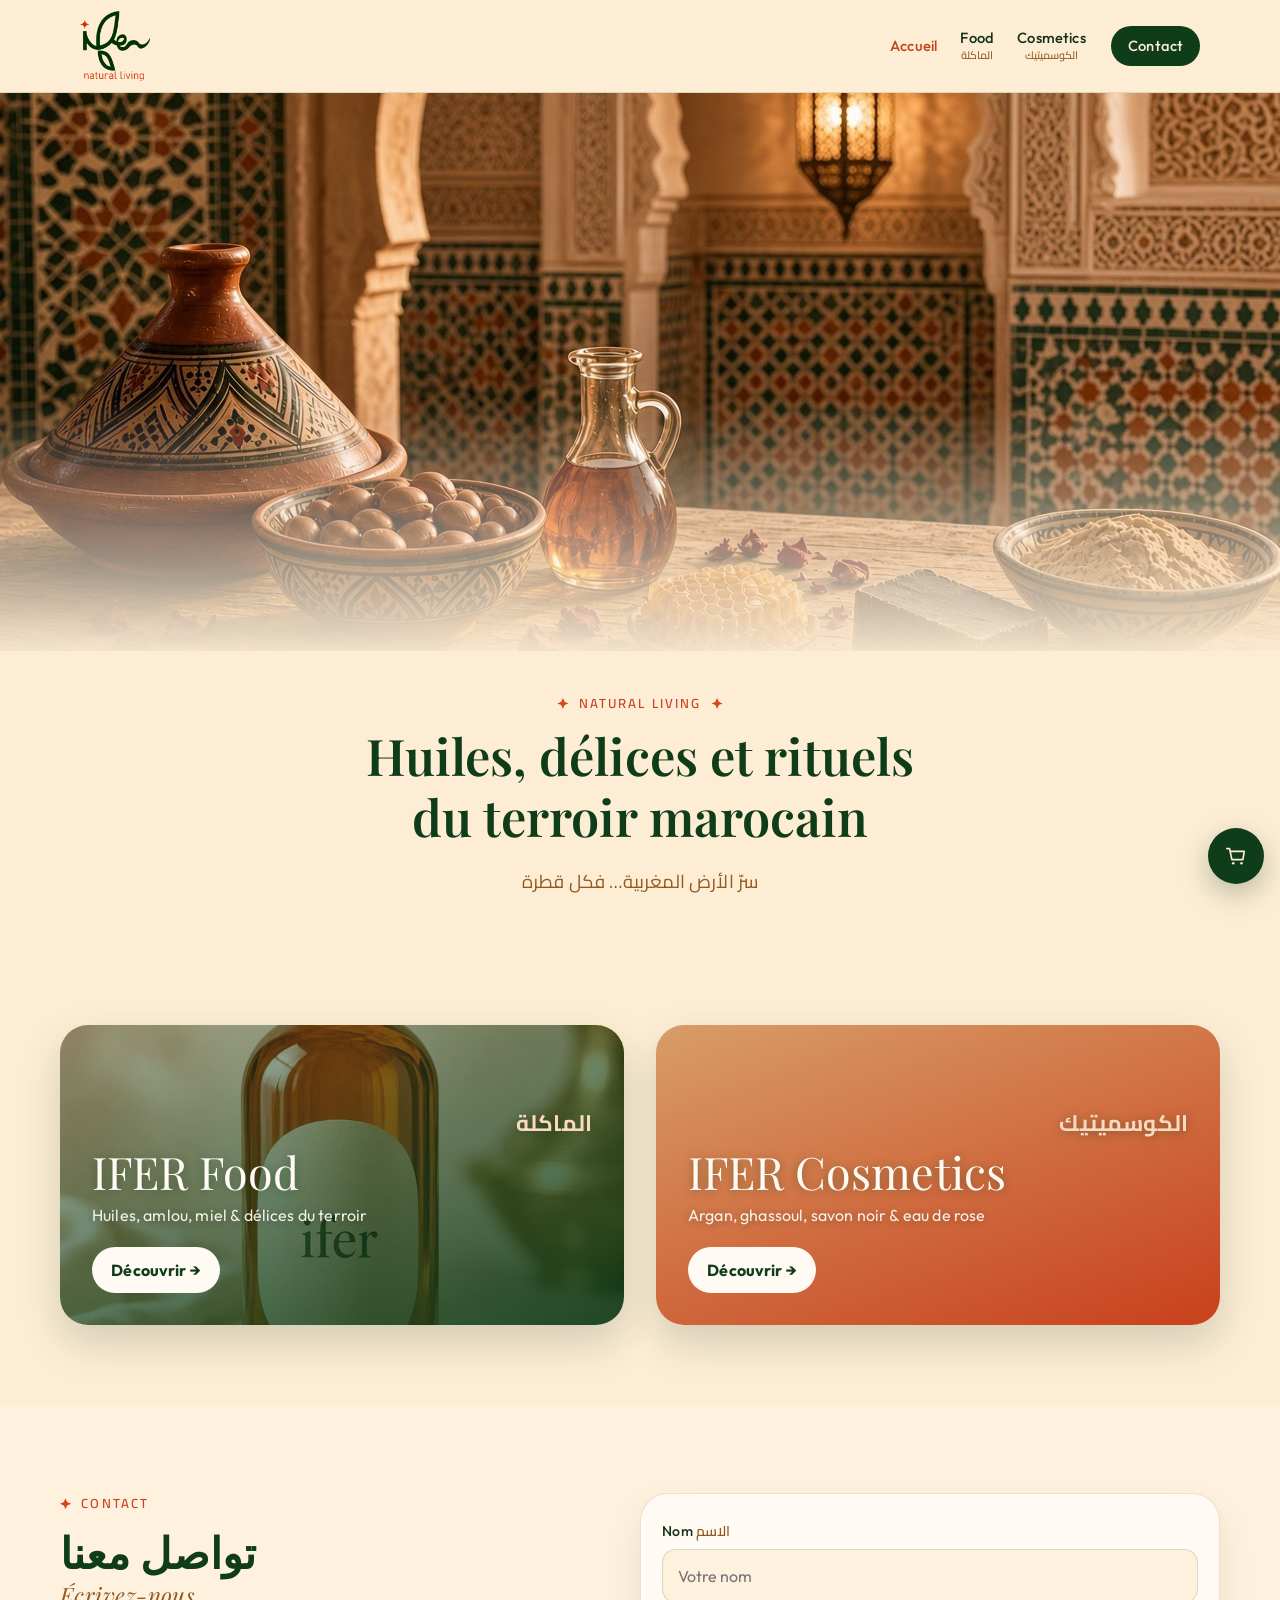
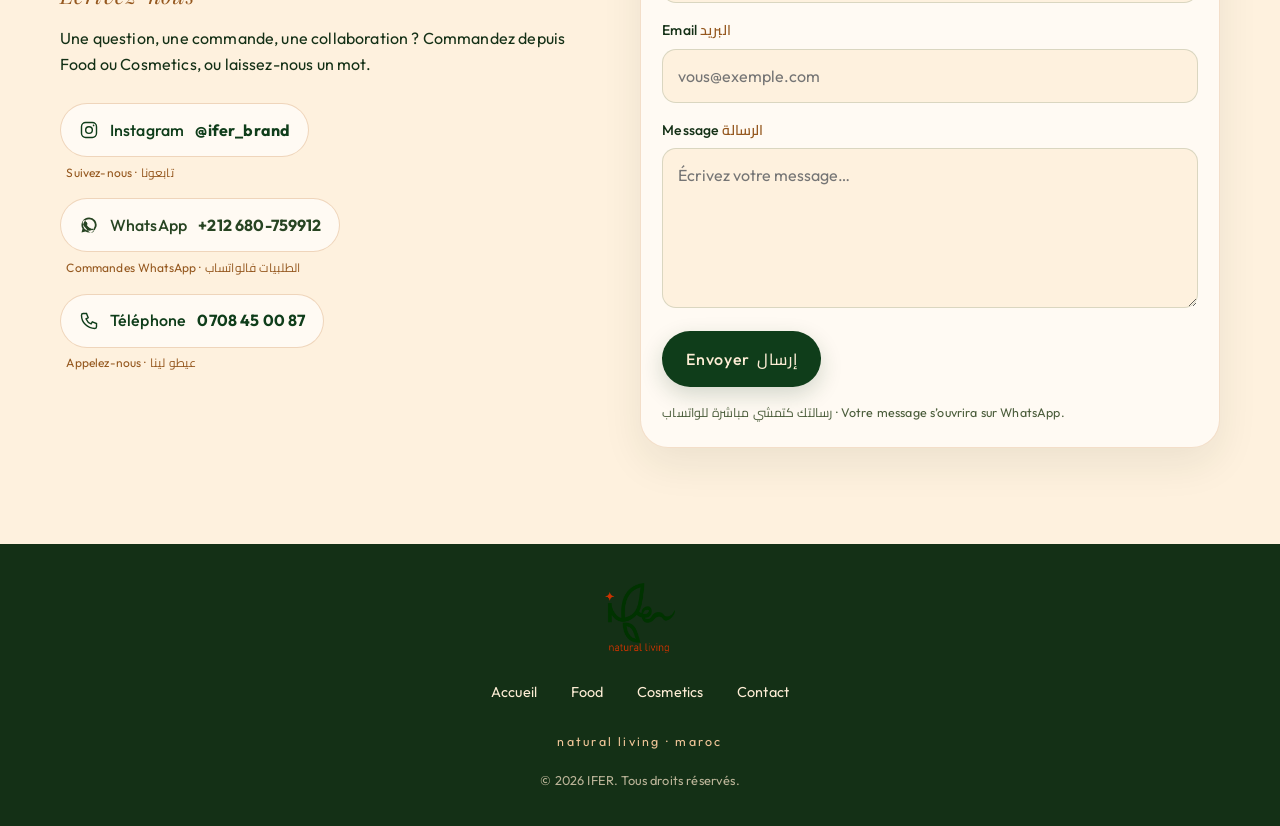
<file: index.html>
<!DOCTYPE html>
<html lang="fr">
<head>
  <meta charset="UTF-8">
  <meta name="viewport" content="width=device-width, initial-scale=1">
  <meta name="description" content="IFER — natural living. Huiles, délices et rituels du terroir marocain. Food et Cosmetics.">
  <meta name="theme-color" content="#0f3d1a">
  <title>IFER — natural living</title>
  <link rel="canonical" href="https://simoch769-netizen.github.io/ifer-site/">
  <meta property="og:type" content="website">
  <meta property="og:site_name" content="IFER">
  <meta property="og:locale" content="fr_FR">
  <meta property="og:title" content="IFER — natural living">
  <meta property="og:description" content="IFER — natural living. Huiles, délices et rituels du terroir marocain. Food et Cosmetics.">
  <meta property="og:url" content="https://simoch769-netizen.github.io/ifer-site/">
  <meta property="og:image" content="https://simoch769-netizen.github.io/ifer-site/assets/hero-heritage-v3.jpg">
  <meta name="twitter:card" content="summary_large_image">
  <meta name="twitter:title" content="IFER — natural living">
  <meta name="twitter:description" content="IFER — natural living. Huiles, délices et rituels du terroir marocain. Food et Cosmetics.">
  <meta name="twitter:image" content="https://simoch769-netizen.github.io/ifer-site/assets/hero-heritage-v3.jpg">
  <link rel="icon" type="image/png" sizes="32x32" href="assets/favicon-32.png">
  <link rel="icon" type="image/png" sizes="64x64" href="assets/favicon-64.png">
  <link rel="apple-touch-icon" href="assets/favicon-256.png">
  <link rel="preconnect" href="https://fonts.googleapis.com">
  <link rel="preconnect" href="https://fonts.gstatic.com" crossorigin>
  <link href="https://fonts.googleapis.com/css2?family=Cairo:wght@400;500;600;700&family=Outfit:wght@300;400;500;600&family=Playfair+Display:ital,wght@0,400;0,500;0,600;0,700;1,400;1,500&display=swap" rel="stylesheet">
  <link rel="stylesheet" href="styles.css?v=1794332100">
</head>
<body>
  <a class="skip-link" href="#contenu">Aller au contenu</a>

  <header class="site-header" id="top">
    <div class="header-inner">
      <a class="brand" href="index.html" aria-label="ifer natural living — accueil">
        <img src="assets/ifer-logo-512.png" width="512" height="509" alt="ifer, natural living">
      </a>
      <button class="nav-toggle" type="button" aria-expanded="false" aria-controls="site-nav" aria-label="Ouvrir le menu">
        <span></span><span></span><span></span>
      </button>
      <nav class="site-nav" id="site-nav" aria-label="Navigation principale">
        <ul>
          <li><a href="index.html" aria-current="page" class="is-active">Accueil</a></li>
          <li><a href="food.html">Food<span class="nav-sub">الماكلة</span></a></li>
          <li><a href="cosmetics.html">Cosmetics<span class="nav-sub">الكوسميتيك</span></a></li>
          <li><a href="index.html#contact" class="nav-cta">Contact</a></li>
        </ul>
      </nav>
    </div>
  </header>

  <main id="contenu">
    <section class="hero" id="accueil">
      <div class="hero-art-wrap hero-heritage reveal" role="img" aria-label="Terroir marocain : tajine, noix d'argan, huile, miel, savon noir et ghassoul devant un arc de zellige dans un riad">
        
      </div>
      <div class="hero-caption">
        <p class="eyebrow"><span class="star" aria-hidden="true"></span> natural living <span class="star" aria-hidden="true"></span></p>
        <h1>Huiles, délices et rituels<br>du terroir marocain</h1>
        <p class="hero-ar" lang="ar" dir="rtl">سرّ الأرض المغربية… فكل قطرة</p>
        
      </div>
    </section>
    <section class="choices" id="choices">
      <div class="container choices-grid">
        <a class="choice-card choice-food" href="food.html">
          <span class="choice-ar" lang="ar" dir="rtl">الماكلة</span>
          <span class="choice-title">IFER Food</span>
          <span class="choice-sub">Huiles, amlou, miel &amp; délices du terroir</span>
          <span class="choice-go">Découvrir →</span>
        </a>
        <a class="choice-card choice-cos" href="cosmetics.html">
          <span class="choice-ar" lang="ar" dir="rtl">الكوسميتيك</span>
          <span class="choice-title">IFER Cosmetics</span>
          <span class="choice-sub">Argan, ghassoul, savon noir &amp; eau de rose</span>
          <span class="choice-go">Découvrir →</span>
        </a>
      </div>
    </section>

    <section class="contact" id="contact">
      <div class="container contact-grid">
        <div class="contact-copy reveal">
          <p class="eyebrow"><span class="star" aria-hidden="true"></span> Contact</p>
          <h2>تواصل معنا <span class="h-latin">Écrivez-nous</span></h2>
          <p>Une question, une commande, une collaboration ? Commandez depuis Food ou Cosmetics, ou laissez-nous un mot.</p>
          <ul class="contact-links">
            <li>
              <a class="social-btn ig" href="https://www.instagram.com/ifer_brand/" target="_blank" rel="noopener noreferrer">
                <svg viewBox="0 0 24 24" width="20" height="20" aria-hidden="true" fill="none" stroke="currentColor" stroke-width="1.7"><rect x="3" y="3" width="18" height="18" rx="5"/><circle cx="12" cy="12" r="4"/><circle cx="17.5" cy="6.5" r="1" fill="currentColor" stroke="none"/></svg>
                Instagram <strong>@ifer_brand</strong>
              </a>
              <span class="hint">Suivez-nous · تابعونا</span>
            </li>
            <li>
              <a class="social-btn wa" href="https://wa.me/212680759912" target="_blank" rel="noopener noreferrer">
                <svg viewBox="0 0 24 24" width="20" height="20" aria-hidden="true" fill="currentColor"><path d="M12 3a9 9 0 0 0-7.8 13.5L3 21l4.7-1.2A9 9 0 1 0 12 3Zm0 2a7 7 0 0 1 5.9 10.7l-.3.4.7 2.5-2.5-.7-.4.2A7 7 0 1 1 12 5Zm-3.2 3.3c.2 0 .4 0 .6.5.2.5.7 1.7.8 1.8.1.2 0 .4-.2.6l-.3.4c-.2.2-.3.3-.1.6.2.3 1 1.6 2.2 2.6 1.5 1.2 2.7 1.6 3.1 1.8.4.1.6.1.8-.1.2-.2 1-.1 1.2 0 .10.0.1.2 1 1.1.2.4.2 1.3-.3 2.1-.5.8-1.6 1.3-2.2 1.3h-.6c-.4 0-1.2-.2-2.4-.7A12.5 12.5 0 0 1 8.2 16c-1.5-1.4-2.5-3.1-2.8-3.6-.3-.5-.9-1.8-.9-3 0-1.2.6-2.3 1.1-2.7.3-.3.8-.4 1.2-.4Z"/></svg>
                WhatsApp <strong dir="ltr">+212 680-759912</strong>
              </a>
              <span class="hint">Commandes WhatsApp · الطلبيات فالواتساب</span>
            </li>
            <li>
              <a class="social-btn tel" href="tel:+212708450087">
                <svg viewBox="0 0 24 24" width="20" height="20" aria-hidden="true" fill="none" stroke="currentColor" stroke-width="1.7"><path d="M5 3h4l2 5-2.5 1.5a11 11 0 0 0 6 6L16 13l5 2v4a2 2 0 0 1-2 2A16 16 0 0 1 3 5a2 2 0 0 1 2-2Z"/></svg>
                Téléphone <strong dir="ltr">0708 45 00 87</strong>
              </a>
              <span class="hint">Appelez-nous · عيطو لينا</span>
            </li>
          </ul>
        </div>

        <form class="contact-form reveal" id="contact-form" novalidate>
          <div class="field">
            <label for="nom">Nom <span lang="ar">الاسم</span></label>
            <input type="text" id="nom" name="nom" autocomplete="name" placeholder="Votre nom" required>
          </div>
          <div class="field">
            <label for="email">Email <span lang="ar">البريد</span></label>
            <input type="email" id="email" name="email" autocomplete="email" placeholder="vous@exemple.com">
          </div>
          <div class="field">
            <label for="message">Message <span lang="ar">الرسالة</span></label>
            <textarea id="message" name="message" rows="5" placeholder="Écrivez votre message…" required></textarea>
          </div>
          <button class="btn btn-green" type="submit">Envoyer <span lang="ar">إرسال</span></button>
          <p class="form-error" id="contact-error" hidden>المرجو تعمير الاسم والرسالة.</p>
          <p class="form-note">رسالتك كتمشي مباشرة للواتساب · Votre message s’ouvrira sur WhatsApp.</p>
          <p class="form-success" id="form-success" hidden>شكراً. Merci — votre message a bien été préparé. Ouverture de WhatsApp…</p>
        </form>
      </div>
    </section>
  </main>

  <footer class="site-footer">
    <div class="container footer-inner">
      <a class="brand footer-brand" href="index.html">
        <img src="assets/ifer-logo-512.png" width="512" height="509" alt="ifer, natural living">
      </a>
      <nav aria-label="Pied de page">
        <a href="index.html">Accueil</a>
        <a href="food.html">Food</a>
        <a href="cosmetics.html">Cosmetics</a>
        <a href="index.html#contact">Contact</a>
      </nav>
      <p class="footer-tag">natural living · Maroc</p>
      <p class="copyright">© <span id="year">2026</span> IFER. Tous droits réservés.</p>
    </div>
  </footer>

  <script src="script.js?v=1794332100"></script>
</body>
</html>
</file>
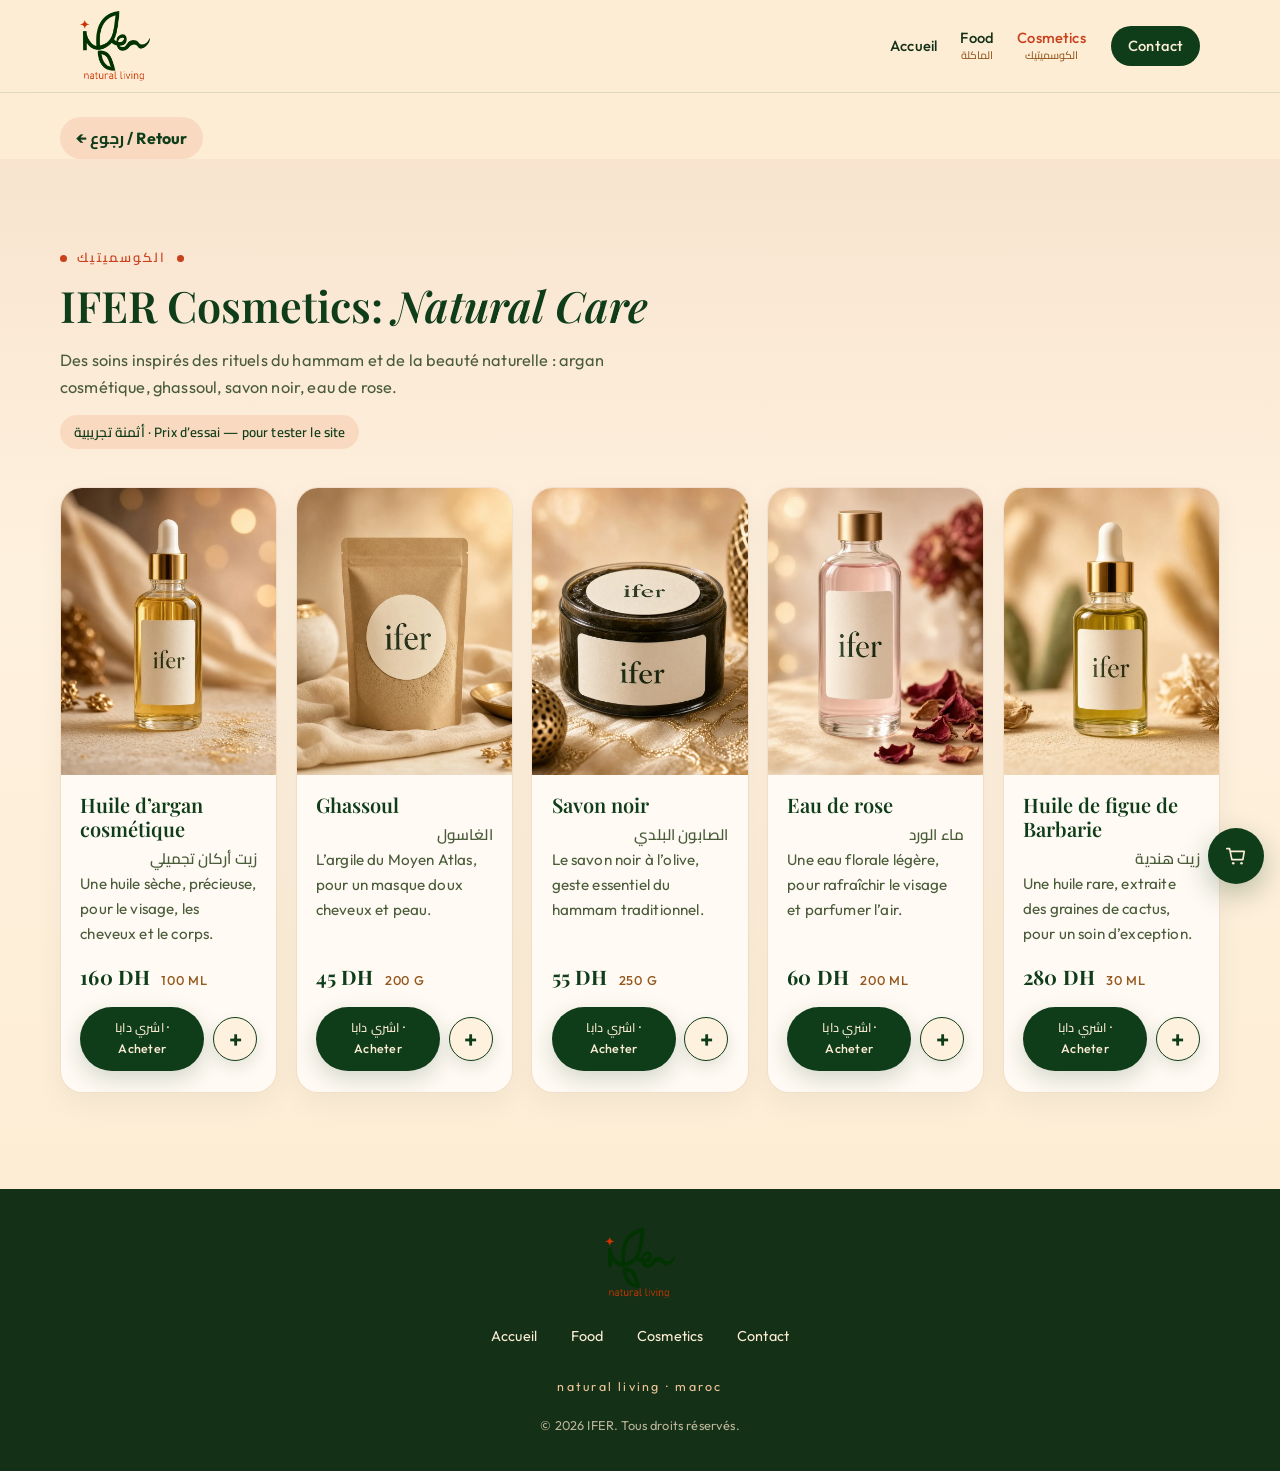
<file: cosmetics.html>
<!DOCTYPE html>
<html lang="fr">
<head>
  <meta charset="UTF-8">
  <meta name="viewport" content="width=device-width, initial-scale=1">
  <meta name="description" content="IFER Cosmetics — argan, ghassoul, savon noir, eau de rose et huile de figue de Barbarie. Commandez via WhatsApp.">
  <meta name="theme-color" content="#0f3d1a">
  <title>IFER Cosmetics — الكوسميتيك</title>
  <link rel="canonical" href="https://simoch769-netizen.github.io/ifer-site/cosmetics.html">
  <meta property="og:type" content="website">
  <meta property="og:site_name" content="IFER">
  <meta property="og:locale" content="fr_FR">
  <meta property="og:title" content="IFER Cosmetics — الكوسميتيك">
  <meta property="og:description" content="IFER Cosmetics — argan, ghassoul, savon noir, eau de rose et huile de figue de Barbarie. Commandez via WhatsApp.">
  <meta property="og:url" content="https://simoch769-netizen.github.io/ifer-site/cosmetics.html">
  <meta property="og:image" content="https://simoch769-netizen.github.io/ifer-site/assets/hero-heritage-v3.jpg">
  <meta name="twitter:card" content="summary_large_image">
  <meta name="twitter:title" content="IFER Cosmetics — الكوسميتيك">
  <meta name="twitter:description" content="IFER Cosmetics — argan, ghassoul, savon noir, eau de rose et huile de figue de Barbarie. Commandez via WhatsApp.">
  <meta name="twitter:image" content="https://simoch769-netizen.github.io/ifer-site/assets/hero-heritage-v3.jpg">
  <link rel="icon" type="image/png" sizes="32x32" href="assets/favicon-32.png">
  <link rel="icon" type="image/png" sizes="64x64" href="assets/favicon-64.png">
  <link rel="apple-touch-icon" href="assets/favicon-256.png">
  <link rel="preconnect" href="https://fonts.googleapis.com">
  <link rel="preconnect" href="https://fonts.gstatic.com" crossorigin>
  <link href="https://fonts.googleapis.com/css2?family=Cairo:wght@400;500;600;700&family=Outfit:wght@300;400;500;600&family=Playfair+Display:ital,wght@0,400;0,500;0,600;0,700;1,400;1,500&display=swap" rel="stylesheet">
  <link rel="stylesheet" href="styles.css?v=1794332100">
</head>
<body>
  <a class="skip-link" href="#contenu">Aller au contenu</a>

  <header class="site-header" id="top">
    <div class="header-inner">
      <a class="brand" href="index.html" aria-label="ifer natural living — accueil">
        <img src="assets/ifer-logo-512.png" width="512" height="509" alt="ifer, natural living">
      </a>
      <button class="nav-toggle" type="button" aria-expanded="false" aria-controls="site-nav" aria-label="Ouvrir le menu">
        <span></span><span></span><span></span>
      </button>
      <nav class="site-nav" id="site-nav" aria-label="Navigation principale">
        <ul>
          <li><a href="index.html">Accueil</a></li>
          <li><a href="food.html">Food<span class="nav-sub">الماكلة</span></a></li>
          <li><a href="cosmetics.html" aria-current="page" class="is-active">Cosmetics<span class="nav-sub">الكوسميتيك</span></a></li>
          <li><a href="index.html#contact" class="nav-cta">Contact</a></li>
        </ul>
      </nav>
    </div>
  </header>

  <main id="contenu">
<div class="container back-wrap"><a class="back-link" href="index.html">← رجوع / Retour</a></div>
    <section class="products cosmetics" id="cosmetics">
      <div class="container">
        <header class="section-head reveal">
          <p class="eyebrow"><span class="dot" aria-hidden="true"></span> الكوسميتيك <span class="dot" aria-hidden="true"></span></p>
          <h2>IFER Cosmetics: <em>Natural Care</em></h2>
          <p class="section-lead">Des soins inspirés des rituels du hammam et de la beauté naturelle : argan cosmétique, ghassoul, savon noir, eau de rose.</p>
          <p class="test-prices-note">أثمنة تجريبية · Prix d’essai — pour tester le site</p>
        </header>

        <div class="card-grid card-grid-5">
          <article class="product-card reveal" data-id="argan-cosmetique" data-name="Huile d’argan cosmétique" data-name-ar="زيت أركان تجميلي" data-price="160" data-size="100 ml" data-img="assets/products/argan-cosmetique.webp">
            <div class="product-photo">
              <picture>
                <source type="image/webp" srcset="assets/products/argan-cosmetique.webp">
                <img loading="eager" decoding="async" src="assets/products/argan-cosmetique.jpg" width="800" height="1066" alt="Huile d’argan cosmétique ifer, 100 ml">
              </picture>
            </div>
            <div class="card-body">
              <h3>Huile d’argan cosmétique</h3>
              <p class="ar-name" lang="ar" dir="rtl">زيت أركان تجميلي</p>
              <p>Une huile sèche, précieuse, pour le visage, les cheveux et le corps.</p>
              <p class="price"><strong>160 DH</strong> <span class="size">100 ml</span></p>
              <div class="buy-row">
                <button type="button" class="btn btn-green btn-buy">اشري دابا · Acheter</button>
                <button type="button" class="btn-plus" aria-label="زيد للسلة / Ajouter au panier">+</button>
              </div>
            </div>
          </article>

          <article class="product-card reveal" data-id="ghassoul" data-name="Ghassoul" data-name-ar="الغاسول" data-price="45" data-size="200 g" data-img="assets/products/ghassoul.webp">
            <div class="product-photo">
              <picture>
                <source type="image/webp" srcset="assets/products/ghassoul.webp">
                <img loading="lazy" decoding="async" src="assets/products/ghassoul.jpg" width="800" height="1066" alt="Sachet de ghassoul ifer, 200 g">
              </picture>
            </div>
            <div class="card-body">
              <h3>Ghassoul</h3>
              <p class="ar-name" lang="ar" dir="rtl">الغاسول</p>
              <p>L’argile du Moyen Atlas, pour un masque doux cheveux et peau.</p>
              <p class="price"><strong>45 DH</strong> <span class="size">200 g</span></p>
              <div class="buy-row">
                <button type="button" class="btn btn-green btn-buy">اشري دابا · Acheter</button>
                <button type="button" class="btn-plus" aria-label="زيد للسلة / Ajouter au panier">+</button>
              </div>
            </div>
          </article>

          <article class="product-card reveal" data-id="savon-noir" data-name="Savon noir" data-name-ar="الصابون البلدي" data-price="55" data-size="250 g" data-img="assets/products/savon-noir.webp">
            <div class="product-photo">
              <picture>
                <source type="image/webp" srcset="assets/products/savon-noir.webp">
                <img loading="lazy" decoding="async" src="assets/products/savon-noir.jpg" width="800" height="1066" alt="Pot de savon noir ifer, 250 g">
              </picture>
            </div>
            <div class="card-body">
              <h3>Savon noir</h3>
              <p class="ar-name" lang="ar" dir="rtl">الصابون البلدي</p>
              <p>Le savon noir à l’olive, geste essentiel du hammam traditionnel.</p>
              <p class="price"><strong>55 DH</strong> <span class="size">250 g</span></p>
              <div class="buy-row">
                <button type="button" class="btn btn-green btn-buy">اشري دابا · Acheter</button>
                <button type="button" class="btn-plus" aria-label="زيد للسلة / Ajouter au panier">+</button>
              </div>
            </div>
          </article>

          <article class="product-card reveal" data-id="eau-rose" data-name="Eau de rose" data-name-ar="ماء الورد" data-price="60" data-size="200 ml" data-img="assets/products/eau-rose.webp">
            <div class="product-photo">
              <picture>
                <source type="image/webp" srcset="assets/products/eau-rose.webp">
                <img loading="lazy" decoding="async" src="assets/products/eau-rose.jpg" width="800" height="1066" alt="Bouteille d’eau de rose ifer, 200 ml">
              </picture>
            </div>
            <div class="card-body">
              <h3>Eau de rose</h3>
              <p class="ar-name" lang="ar" dir="rtl">ماء الورد</p>
              <p>Une eau florale légère, pour rafraîchir le visage et parfumer l’air.</p>
              <p class="price"><strong>60 DH</strong> <span class="size">200 ml</span></p>
              <div class="buy-row">
                <button type="button" class="btn btn-green btn-buy">اشري دابا · Acheter</button>
                <button type="button" class="btn-plus" aria-label="زيد للسلة / Ajouter au panier">+</button>
              </div>
            </div>
          </article>

          <article class="product-card reveal" data-id="figue-barbarie" data-name="Huile de figue de Barbarie" data-name-ar="زيت هندية" data-price="280" data-size="30 ml" data-img="assets/products/figue-barbarie.webp">
            <div class="product-photo">
              <picture>
                <source type="image/webp" srcset="assets/products/figue-barbarie.webp">
                <img loading="lazy" decoding="async" src="assets/products/figue-barbarie.jpg" width="800" height="1066" alt="Huile de figue de Barbarie ifer, 30 ml">
              </picture>
            </div>
            <div class="card-body">
              <h3>Huile de figue de Barbarie</h3>
              <p class="ar-name" lang="ar" dir="rtl">زيت هندية</p>
              <p>Une huile rare, extraite des graines de cactus, pour un soin d’exception.</p>
              <p class="price"><strong>280 DH</strong> <span class="size">30 ml</span></p>
              <div class="buy-row">
                <button type="button" class="btn btn-green btn-buy">اشري دابا · Acheter</button>
                <button type="button" class="btn-plus" aria-label="زيد للسلة / Ajouter au panier">+</button>
              </div>
            </div>
          </article>
        </div>
      </div>
    </section>
  </main>

  <footer class="site-footer">
    <div class="container footer-inner">
      <a class="brand footer-brand" href="index.html">
        <img src="assets/ifer-logo-512.png" width="512" height="509" alt="ifer, natural living">
      </a>
      <nav aria-label="Pied de page">
        <a href="index.html">Accueil</a>
        <a href="food.html">Food</a>
        <a href="cosmetics.html">Cosmetics</a>
        <a href="index.html#contact">Contact</a>
      </nav>
      <p class="footer-tag">natural living · Maroc</p>
      <p class="copyright">© <span id="year">2026</span> IFER. Tous droits réservés.</p>
    </div>
  </footer>

  <script src="script.js?v=1794332100"></script>
</body>
</html>
</file>
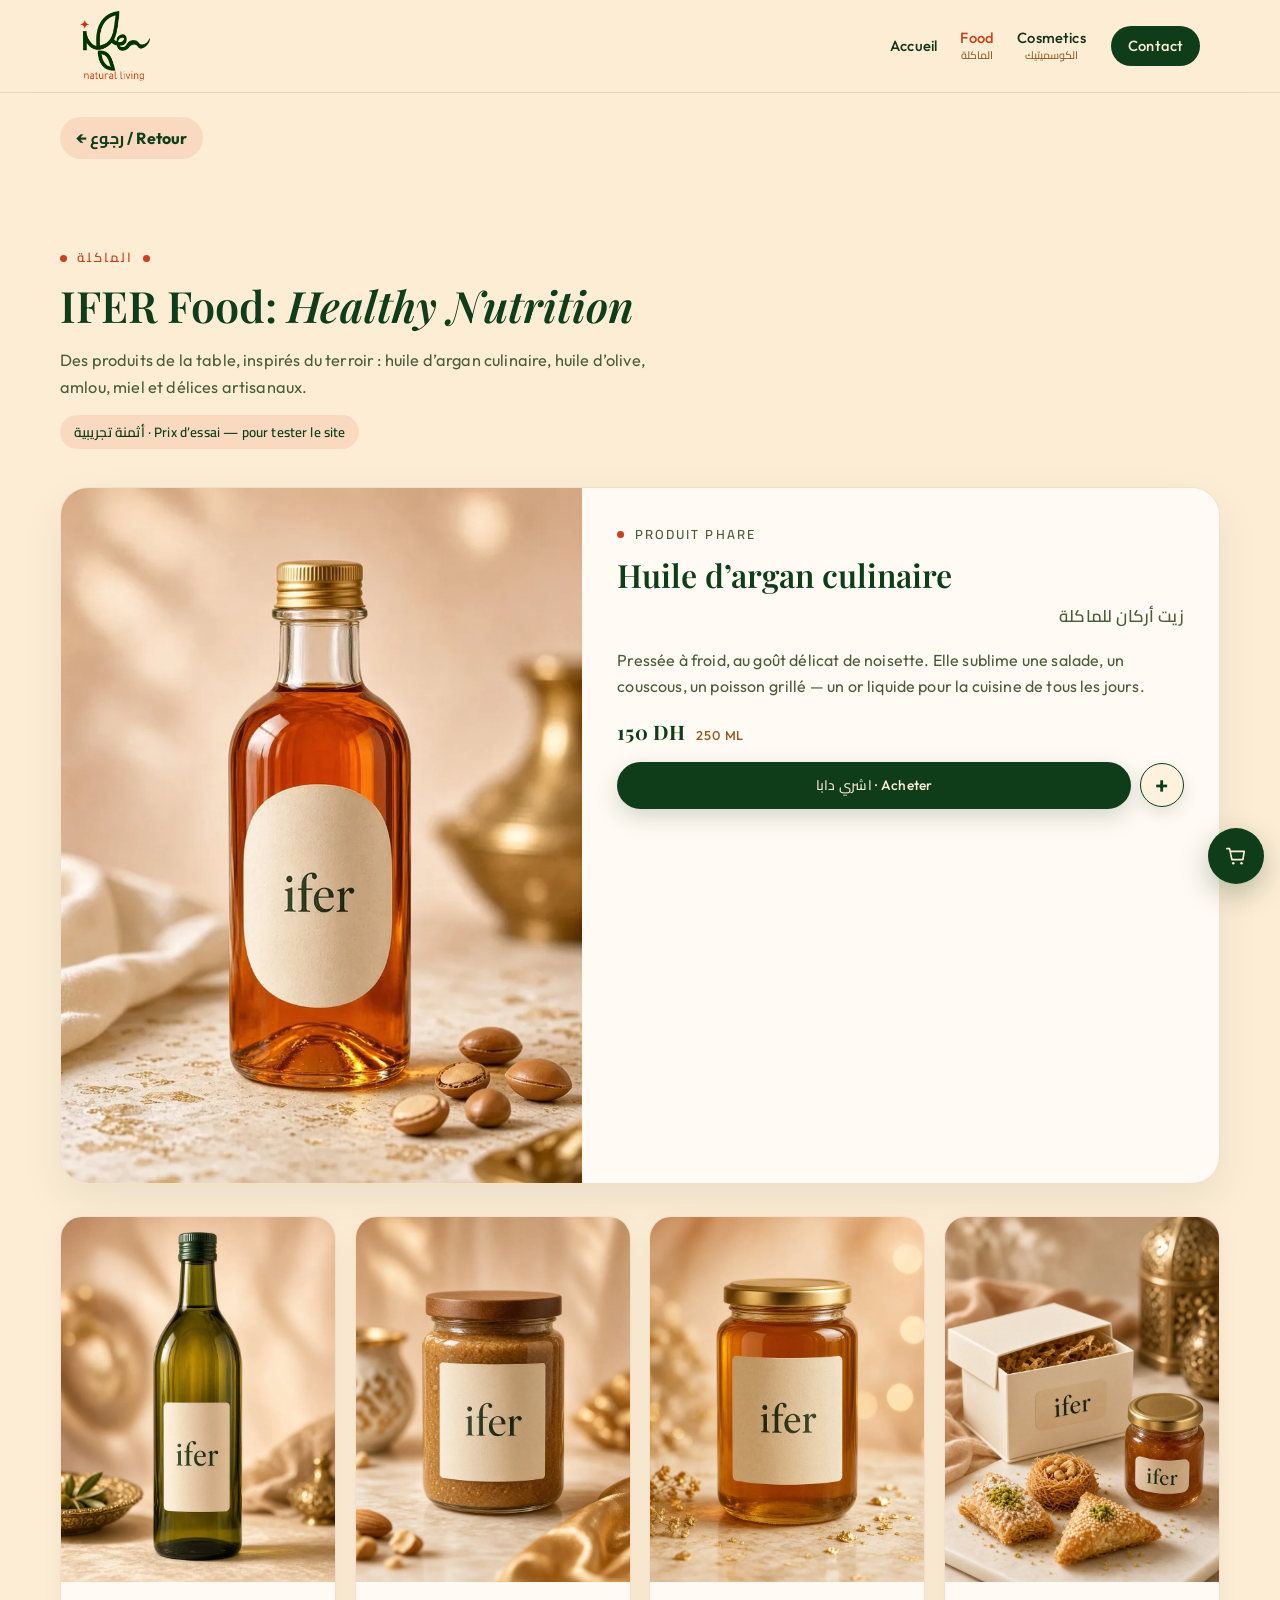
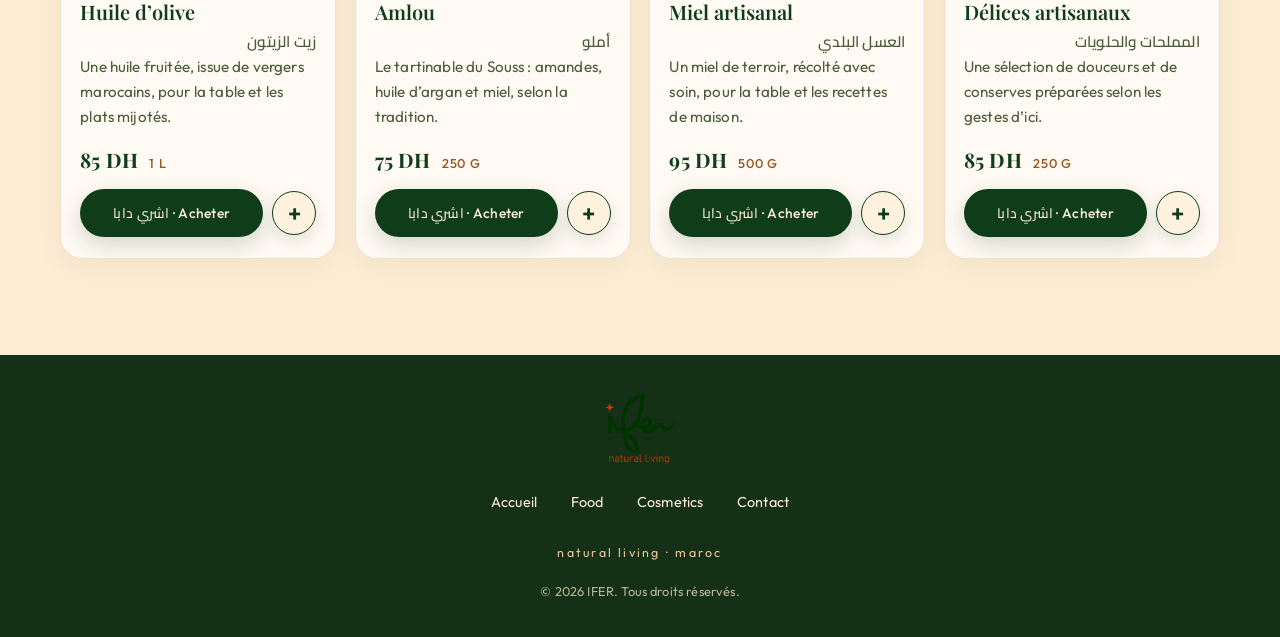
<file: food.html>
<!DOCTYPE html>
<html lang="fr">
<head>
  <meta charset="UTF-8">
  <meta name="viewport" content="width=device-width, initial-scale=1">
  <meta name="description" content="IFER Food — huiles, amlou, miel et délices du terroir marocain. Commandez via WhatsApp.">
  <meta name="theme-color" content="#0f3d1a">
  <title>IFER Food — الماكلة</title>
  <link rel="canonical" href="https://simoch769-netizen.github.io/ifer-site/food.html">
  <meta property="og:type" content="website">
  <meta property="og:site_name" content="IFER">
  <meta property="og:locale" content="fr_FR">
  <meta property="og:title" content="IFER Food — الماكلة">
  <meta property="og:description" content="IFER Food — huiles, amlou, miel et délices du terroir marocain. Commandez via WhatsApp.">
  <meta property="og:url" content="https://simoch769-netizen.github.io/ifer-site/food.html">
  <meta property="og:image" content="https://simoch769-netizen.github.io/ifer-site/assets/hero-heritage-v3.jpg">
  <meta name="twitter:card" content="summary_large_image">
  <meta name="twitter:title" content="IFER Food — الماكلة">
  <meta name="twitter:description" content="IFER Food — huiles, amlou, miel et délices du terroir marocain. Commandez via WhatsApp.">
  <meta name="twitter:image" content="https://simoch769-netizen.github.io/ifer-site/assets/hero-heritage-v3.jpg">
  <link rel="icon" type="image/png" sizes="32x32" href="assets/favicon-32.png">
  <link rel="icon" type="image/png" sizes="64x64" href="assets/favicon-64.png">
  <link rel="apple-touch-icon" href="assets/favicon-256.png">
  <link rel="preconnect" href="https://fonts.googleapis.com">
  <link rel="preconnect" href="https://fonts.gstatic.com" crossorigin>
  <link href="https://fonts.googleapis.com/css2?family=Cairo:wght@400;500;600;700&family=Outfit:wght@300;400;500;600&family=Playfair+Display:ital,wght@0,400;0,500;0,600;0,700;1,400;1,500&display=swap" rel="stylesheet">
  <link rel="stylesheet" href="styles.css?v=1794332100">
</head>
<body>
  <a class="skip-link" href="#contenu">Aller au contenu</a>

  <header class="site-header" id="top">
    <div class="header-inner">
      <a class="brand" href="index.html" aria-label="ifer natural living — accueil">
        <img src="assets/ifer-logo-512.png" width="512" height="509" alt="ifer, natural living">
      </a>
      <button class="nav-toggle" type="button" aria-expanded="false" aria-controls="site-nav" aria-label="Ouvrir le menu">
        <span></span><span></span><span></span>
      </button>
      <nav class="site-nav" id="site-nav" aria-label="Navigation principale">
        <ul>
          <li><a href="index.html">Accueil</a></li>
          <li><a href="food.html" aria-current="page" class="is-active">Food<span class="nav-sub">الماكلة</span></a></li>
          <li><a href="cosmetics.html">Cosmetics<span class="nav-sub">الكوسميتيك</span></a></li>
          <li><a href="index.html#contact" class="nav-cta">Contact</a></li>
        </ul>
      </nav>
    </div>
  </header>

  <main id="contenu">
<div class="container back-wrap"><a class="back-link" href="index.html">← رجوع / Retour</a></div>
    <section class="products food" id="food">
      <div class="container">
        <header class="section-head reveal">
          <p class="eyebrow"><span class="dot" aria-hidden="true"></span> الماكلة <span class="dot" aria-hidden="true"></span></p>
          <h2>IFER Food: <em>Healthy Nutrition</em></h2>
          <p class="section-lead">Des produits de la table, inspirés du terroir : huile d’argan culinaire, huile d’olive, amlou, miel et délices artisanaux.</p>
          <p class="test-prices-note">أثمنة تجريبية · Prix d’essai — pour tester le site</p>
        </header>

        <article class="feature-card reveal" data-id="argan-culinaire" data-name="Huile d’argan culinaire" data-name-ar="زيت أركان للماكلة" data-price="150" data-size="250 ml" data-img="assets/products/argan-culinaire.webp?v=1794330537">
          <div class="feature-visual">
            <picture>
              <source type="image/webp" srcset="assets/products/argan-culinaire.webp?v=1794330537">
              <img loading="eager" decoding="async" src="assets/products/argan-culinaire.jpg?v=1794330537" width="800" height="1066" alt="Bouteille d’huile d’argan culinaire ifer, 250 ml">
            </picture>
          </div>
          <div class="feature-body">
            <p class="eyebrow"><span class="dot" aria-hidden="true"></span> Produit phare</p>
            <h3>Huile d’argan culinaire</h3>
            <p class="ar-name" lang="ar" dir="rtl">زيت أركان للماكلة</p>
            <p>Pressée à froid, au goût délicat de noisette. Elle sublime une salade, un couscous, un poisson grillé — un or liquide pour la cuisine de tous les jours.</p>
            <p class="price"><strong>150 DH</strong> <span class="size">250 ml</span></p>
            <div class="buy-row">
              <button type="button" class="btn btn-green btn-buy">اشري دابا · Acheter</button>
              <button type="button" class="btn-plus" aria-label="زيد للسلة / Ajouter au panier">+</button>
            </div>
          </div>
        </article>

        <div class="card-grid">
          <article class="product-card reveal" data-id="olive" data-name="Huile d’olive" data-name-ar="زيت الزيتون" data-price="85" data-size="1 L" data-img="assets/products/olive.webp">
            <div class="product-photo">
              <picture>
                <source type="image/webp" srcset="assets/products/olive.webp">
                <img loading="lazy" decoding="async" src="assets/products/olive.jpg" width="800" height="1066" alt="Bouteille d’huile d’olive ifer, 1 litre">
              </picture>
            </div>
            <div class="card-body">
              <h3>Huile d’olive</h3>
              <p class="ar-name" lang="ar" dir="rtl">زيت الزيتون</p>
              <p>Une huile fruitée, issue de vergers marocains, pour la table et les plats mijotés.</p>
              <p class="price"><strong>85 DH</strong> <span class="size">1 L</span></p>
              <div class="buy-row">
                <button type="button" class="btn btn-green btn-buy">اشري دابا · Acheter</button>
                <button type="button" class="btn-plus" aria-label="زيد للسلة / Ajouter au panier">+</button>
              </div>
            </div>
          </article>

          <article class="product-card reveal" data-id="amlou" data-name="Amlou" data-name-ar="أملو" data-price="75" data-size="250 g" data-img="assets/products/amlou.webp">
            <div class="product-photo">
              <picture>
                <source type="image/webp" srcset="assets/products/amlou.webp">
                <img loading="lazy" decoding="async" src="assets/products/amlou.jpg" width="800" height="1066" alt="Pot d’amlou ifer, 250 g">
              </picture>
            </div>
            <div class="card-body">
              <h3>Amlou</h3>
              <p class="ar-name" lang="ar" dir="rtl">أملو</p>
              <p>Le tartinable du Souss : amandes, huile d’argan et miel, selon la tradition.</p>
              <p class="price"><strong>75 DH</strong> <span class="size">250 g</span></p>
              <div class="buy-row">
                <button type="button" class="btn btn-green btn-buy">اشري دابا · Acheter</button>
                <button type="button" class="btn-plus" aria-label="زيد للسلة / Ajouter au panier">+</button>
              </div>
            </div>
          </article>

          <article class="product-card reveal" data-id="honey" data-name="Miel artisanal" data-name-ar="العسل البلدي" data-price="95" data-size="500 g" data-img="assets/products/honey.webp">
            <div class="product-photo">
              <picture>
                <source type="image/webp" srcset="assets/products/honey.webp">
                <img loading="lazy" decoding="async" src="assets/products/honey.jpg" width="800" height="1066" alt="Pot de miel artisanal ifer, 500 g">
              </picture>
            </div>
            <div class="card-body">
              <h3>Miel artisanal</h3>
              <p class="ar-name" lang="ar" dir="rtl">العسل البلدي</p>
              <p>Un miel de terroir, récolté avec soin, pour la table et les recettes de maison.</p>
              <p class="price"><strong>95 DH</strong> <span class="size">500 g</span></p>
              <div class="buy-row">
                <button type="button" class="btn btn-green btn-buy">اشري دابا · Acheter</button>
                <button type="button" class="btn-plus" aria-label="زيد للسلة / Ajouter au panier">+</button>
              </div>
            </div>
          </article>

          <article class="product-card reveal" data-id="delices" data-name="Délices artisanaux" data-name-ar="المملحات والحلويات" data-price="85" data-size="250 g" data-img="assets/products/delices.webp">
            <div class="product-photo">
              <picture>
                <source type="image/webp" srcset="assets/products/delices.webp">
                <img loading="lazy" decoding="async" src="assets/products/delices.jpg" width="800" height="1066" alt="Coffret de délices artisanaux ifer, 250 g">
              </picture>
            </div>
            <div class="card-body">
              <h3>Délices artisanaux</h3>
              <p class="ar-name" lang="ar" dir="rtl">المملحات والحلويات</p>
              <p>Une sélection de douceurs et de conserves préparées selon les gestes d’ici.</p>
              <p class="price"><strong>85 DH</strong> <span class="size">250 g</span></p>
              <div class="buy-row">
                <button type="button" class="btn btn-green btn-buy">اشري دابا · Acheter</button>
                <button type="button" class="btn-plus" aria-label="زيد للسلة / Ajouter au panier">+</button>
              </div>
            </div>
          </article>
        </div>
      </div>
    </section>
  </main>

  <footer class="site-footer">
    <div class="container footer-inner">
      <a class="brand footer-brand" href="index.html">
        <img src="assets/ifer-logo-512.png" width="512" height="509" alt="ifer, natural living">
      </a>
      <nav aria-label="Pied de page">
        <a href="index.html">Accueil</a>
        <a href="food.html">Food</a>
        <a href="cosmetics.html">Cosmetics</a>
        <a href="index.html#contact">Contact</a>
      </nav>
      <p class="footer-tag">natural living · Maroc</p>
      <p class="copyright">© <span id="year">2026</span> IFER. Tous droits réservés.</p>
    </div>
  </footer>

  <script src="script.js?v=1794332100"></script>
</body>
</html>
</file>
<file: styles.css>
/* IFER — natural living
   Palette sampled from the brand artwork */
:root {
  --green-dark: #0f3d1a;
  --green-wordmark: #274422;
  --green-deep: #203d1d;
  --green-ink: #143016;
  --orange: #c8401c;
  --orange-tag: #cb401e;
  --orange-star: #db4216;
  --orange-bright: #f0420e;
  --orange-dark: #c83815;
  --cream: #fdedd5;
  --cream-mid: #fdeed7;
  --cream-warm: #fef1de;
  --cream-deep: #f3e0c4;
  --gold-mid: #e7b686;
  --gold-light: #f1c699;
  --gold-dark: #d89d67;
  --amber: #b67943;
  --amber-dark: #95581f;
  --amber-light: #d2975a;
  --pink-pill: #f9dac1;
  --backdrop: #c4986f;
  --paper: #fffaf3;
  --text: #143016;
  --text-soft: #4a5c3a;
  --line: rgba(15, 61, 26, 0.12);
  --shadow: 0 16px 40px rgba(20, 48, 22, 0.08);
  --radius: 22px;
  --header-h: 84px;
  --font-serif: "Playfair Display", "Times New Roman", serif;
  --font-sans: "Outfit", "Cairo", system-ui, sans-serif;
  --font-ar: "Cairo", "Outfit", system-ui, sans-serif;
  --ease: cubic-bezier(.22, 1, .36, 1);
}

*, *::before, *::after { box-sizing: border-box; }
html { scroll-behavior: smooth; }
@media (prefers-reduced-motion: reduce) {
  html { scroll-behavior: auto; }
  *, *::before, *::after {
    animation-duration: 0.01ms !important;
    animation-iteration-count: 1 !important;
    transition-duration: 0.01ms !important;
  }
}

body {
  margin: 0;
  font-family: var(--font-sans);
  font-weight: 400;
  color: var(--text);
  background: var(--cream);
  line-height: 1.65;
  letter-spacing: 0.01em;
  -webkit-font-smoothing: antialiased;
}

img { max-width: 100%; height: auto; display: block; }
a { color: inherit; }
button, input, textarea { font: inherit; color: inherit; }

h1, h2, h3, em {
  font-family: var(--font-serif);
  font-weight: 600;
  letter-spacing: 0;
  line-height: 1.2;
  color: var(--green-dark);
}

h1 { font-size: clamp(1.85rem, 5vw, 3.15rem); margin: 0 0 0.4em; }
h2 { font-size: clamp(1.7rem, 4vw, 2.7rem); margin: 0 0 0.35em; }
h3 { font-size: 1.25rem; margin: 0 0 0.25em; }

[lang="ar"] { font-family: var(--font-ar); }

.skip-link {
  position: absolute;
  left: 1rem;
  top: -4rem;
  background: var(--green-dark);
  color: var(--cream);
  padding: 0.6rem 1rem;
  z-index: 1000;
  border-radius: 8px;
}
.skip-link:focus { top: 0.6rem; }

.container {
  width: min(1120px, calc(100% - 2rem));
  margin-inline: auto;
}

/* Eyebrow + 4-point star / orange dots (from the product post) */
.eyebrow {
  display: flex;
  align-items: center;
  justify-content: center;
  gap: 0.65rem;
  margin: 0 0 0.7rem;
  font-family: var(--font-ar);
  font-size: 0.82rem;
  font-weight: 600;
  letter-spacing: 0.16em;
  text-transform: uppercase;
  color: var(--orange-tag);
}
.section-head .eyebrow,
.about-copy .eyebrow,
.feature-body .eyebrow,
.contact-copy .eyebrow { justify-content: flex-start; }

.star {
  width: 11px;
  height: 11px;
  background: var(--orange-star);
  clip-path: polygon(50% 0%, 65% 35%, 100% 50%, 65% 65%, 50% 100%, 35% 65%, 0% 50%, 35% 35%);
  display: inline-block;
  flex-shrink: 0;
}
.dot {
  width: 7px;
  height: 7px;
  background: var(--orange);
  border-radius: 50%;
  display: inline-block;
  flex-shrink: 0;
}

.h-latin {
  display: block;
  margin-top: 0.25rem;
  font-family: var(--font-serif);
  font-style: italic;
  font-weight: 400;
  font-size: 0.52em;
  color: var(--amber-dark);
  letter-spacing: 0.02em;
}

.section-lead {
  max-width: 38rem;
  margin: 0.25rem 0 0;
  color: var(--text-soft);
  font-size: 1.02rem;
}

.section-head {
  margin-bottom: 2.4rem;
  text-align: left;
}

/* Buttons */
.btn {
  display: inline-flex;
  align-items: center;
  justify-content: center;
  gap: 0.45rem;
  padding: 0.85rem 1.45rem;
  border-radius: 999px;
  text-decoration: none;
  border: 1.5px solid transparent;
  cursor: pointer;
  font-weight: 500;
  letter-spacing: 0.04em;
  transition: transform 0.35s var(--ease), background 0.35s var(--ease), color 0.35s var(--ease), box-shadow 0.35s var(--ease);
}
.btn:hover { transform: translateY(-2px); }
.btn:focus-visible { outline: 2px solid var(--orange); outline-offset: 3px; }

.nav-toggle:focus-visible,
.cart-fab:focus-visible,
.cart-close:focus-visible,
.qty-btn:focus-visible,
.social-btn:focus-visible,
.back-link:focus-visible,
.choice-card:focus-visible,
.site-footer a:focus-visible,
.cart-remove:focus-visible,
.site-nav a:focus-visible {
  outline: 2px solid var(--orange);
  outline-offset: 3px;
}

.btn-green {
  background: var(--green-dark);
  color: var(--cream);
  box-shadow: 0 8px 22px rgba(15, 61, 26, 0.18);
}
.btn-green:hover { background: var(--green-wordmark); }
.btn-outline {
  background: transparent;
  color: var(--green-dark);
  border-color: var(--green-dark);
}
.btn-outline:hover { background: var(--green-dark); color: var(--cream); }

/* Header */
.site-header {
  position: sticky;
  top: 0;
  z-index: 50;
  background: rgba(253, 237, 213, 0.88);
  backdrop-filter: blur(16px) saturate(1.2);
  -webkit-backdrop-filter: blur(16px) saturate(1.2);
  border-bottom: 1px solid var(--line);
  transition: box-shadow 0.35s var(--ease), background 0.35s var(--ease);
}
.site-header.is-scrolled {
  background: rgba(253, 237, 213, 0.97);
  box-shadow: 0 8px 24px rgba(20, 48, 22, 0.06);
}
.header-inner {
  width: min(1120px, calc(100% - 1.4rem));
  margin-inline: auto;
  min-height: var(--header-h);
  display: flex;
  align-items: center;
  justify-content: space-between;
  gap: 1rem;
}
.brand img {
  height: 64px;
  width: auto;
  border-radius: 12px;
}
.footer-brand img { height: 72px; }

.nav-toggle {
  display: none;
  width: 44px;
  height: 44px;
  border: 0;
  background: transparent;
  padding: 10px 8px;
  cursor: pointer;
}
.nav-toggle span {
  display: block;
  height: 2px;
  margin: 6px 0;
  background: var(--green-dark);
  border-radius: 2px;
  transition: transform 0.3s var(--ease), opacity 0.3s;
}
.nav-toggle[aria-expanded="true"] span:nth-child(1) { transform: translateY(8px) rotate(45deg); }
.nav-toggle[aria-expanded="true"] span:nth-child(2) { opacity: 0; }
.nav-toggle[aria-expanded="true"] span:nth-child(3) { transform: translateY(-8px) rotate(-45deg); }

.site-nav ul {
  display: flex;
  align-items: center;
  gap: 0.15rem 1.15rem;
  list-style: none;
  margin: 0;
  padding: 0;
}
.site-nav a {
  text-decoration: none;
  color: var(--green-ink);
  font-size: 0.92rem;
  font-weight: 500;
  display: flex;
  flex-direction: column;
  align-items: center;
  line-height: 1.15;
  padding: 0.35rem 0.15rem;
  position: relative;
}
.site-nav a::after {
  content: "";
  position: absolute;
  left: 20%;
  right: 20%;
  bottom: 0;
  height: 1.5px;
  background: var(--orange);
  transform: scaleX(0);
  transition: transform 0.3s var(--ease);
}
.site-nav a:hover::after,
.site-nav a:focus-visible::after { transform: scaleX(1); }
.nav-sub {
  font-family: var(--font-ar);
  font-size: 0.68rem;
  font-weight: 500;
  color: var(--amber-dark);
  letter-spacing: 0;
  margin-top: 0.12rem;
}
.nav-cta {
  background: var(--green-dark);
  color: var(--cream) !important;
  border-radius: 999px;
  padding: 0.55rem 1.05rem !important;
  margin-left: 0.3rem;
  min-height: 40px;
  justify-content: center;
}
.nav-cta::after { display: none; }
.nav-cta:hover { background: var(--green-wordmark); }

/* Hero */
.hero {
  background: var(--cream);
}
.hero-art-wrap {
  background: var(--cream-deep);
}
.hero-art {
  width: 100%;
  height: auto;
  display: block;
}
.hero-caption {
  width: min(800px, calc(100% - 2rem));
  margin: 0 auto;
  padding: 2.2rem 0 3.2rem;
  text-align: center;
}
.hero-caption h1 { color: var(--green-dark); }
.hero-ar {
  font-family: var(--font-ar);
  font-size: 1.15rem;
  color: var(--amber-dark);
  margin: 0 0 1.5rem;
}
.hero-actions {
  display: flex;
  flex-wrap: wrap;
  justify-content: center;
  gap: 0.75rem;
}

/* About */
.about {
  padding: 4.5rem 0;
  background:
    linear-gradient(180deg, var(--cream-warm) 0%, var(--cream) 100%);
}
.about-grid {
  display: grid;
  gap: 2.5rem;
  align-items: center;
}
.ar-lead {
  font-size: 1.12rem;
  line-height: 1.9;
  color: var(--green-ink);
}
.about-copy p + p { margin-top: 1rem; }
.about-figure {
  margin: 0;
  position: relative;
}
.about-figure img {
  width: 100%;
  border-radius: 28px;
  box-shadow: var(--shadow);
  object-fit: cover;
  max-height: 560px;
}
.about-figure figcaption {
  display: flex;
  align-items: center;
  gap: 0.7rem;
  margin-top: 0.9rem;
  font-family: var(--font-serif);
  font-style: italic;
  color: var(--green-wordmark);
}
.pill {
  display: inline-flex;
  align-items: center;
  background: var(--pink-pill);
  color: var(--green-dark);
  font-family: var(--font-sans);
  font-style: normal;
  font-size: 0.72rem;
  font-weight: 600;
  letter-spacing: 0.08em;
  text-transform: uppercase;
  padding: 0.35rem 0.8rem;
  border-radius: 999px;
}

/* Products */
.products { padding: 4.5rem 0 5rem; }
.food { background: var(--cream); }
.cosmetics {
  background:
    linear-gradient(180deg, #f8e4cf 0%, var(--cream-warm) 40%, var(--cream) 100%);
}

.feature-card {
  display: grid;
  gap: 0;
  background: var(--paper);
  border-radius: 28px;
  overflow: hidden;
  box-shadow: var(--shadow);
  border: 1px solid rgba(216, 157, 103, 0.28);
  margin-bottom: 2rem;
}
.feature-visual img {
  width: 100%;
  height: 100%;
  object-fit: cover;
  min-height: 280px;
  max-height: 460px;
}
.feature-body { padding: 1.8rem 1.5rem 2rem; }
.feature-body h3 { font-size: clamp(1.5rem, 3vw, 2rem); }
.ar-name {
  font-family: var(--font-ar);
  color: var(--orange-tag);
  font-weight: 600;
  margin: 0 0 0.8rem;
  font-size: 1.05rem;
}
.feature-body p { color: var(--text-soft); }

.price-soon {
  display: inline-flex;
  flex-wrap: wrap;
  align-items: center;
  gap: 0.5rem 0.75rem;
  margin-top: 1rem;
  padding: 0.4rem 0.9rem;
  background: var(--pink-pill);
  border-radius: 999px;
  font-family: var(--font-ar);
  font-weight: 700;
  font-size: 0.92rem;
  color: var(--green-dark);
  letter-spacing: 0;
}
.price-soon span {
  font-family: var(--font-sans);
  font-weight: 500;
  font-size: 0.75rem;
  letter-spacing: 0.08em;
  text-transform: uppercase;
  color: var(--amber-dark);
  border-left: 1px solid rgba(15, 61, 26, 0.2);
  padding-left: 0.75rem;
}

.card-grid {
  display: grid;
  gap: 1.15rem;
  grid-template-columns: 1fr;
}
.product-card {
  background: var(--paper);
  border-radius: var(--radius);
  overflow: hidden;
  border: 1px solid rgba(216, 157, 103, 0.3);
  box-shadow: 0 10px 28px rgba(20, 48, 22, 0.05);
  display: flex;
  flex-direction: column;
  transition: transform 0.4s var(--ease), box-shadow 0.4s var(--ease);
}
.product-card:hover {
  transform: translateY(-6px);
  box-shadow: 0 18px 36px rgba(20, 48, 22, 0.1);
}
.placeholder {
  background:
    radial-gradient(circle at 30% 20%, var(--cream-warm), var(--gold-light) 45%, var(--gold-mid) 100%);
  min-height: 180px;
  display: grid;
  place-items: center;
  padding: 1.2rem 1rem 0.4rem;
}
.placeholder-cos {
  background:
    radial-gradient(circle at 70% 30%, var(--pink-pill), var(--cream-deep) 50%, var(--gold-dark) 130%);
}
.placeholder svg { width: 110px; height: 128px; }
.card-body { padding: 1.1rem 1.2rem 1.35rem; flex: 1; display: flex; flex-direction: column; }
.card-body p { margin: 0; color: var(--text-soft); font-size: 0.95rem; }
.card-body .price-soon { margin-top: auto; padding-top: 1rem; align-self: flex-start; }

/* Terroir */
.terroir {
  padding: 4.5rem 0 5rem;
  background: var(--green-dark);
  color: var(--cream);
}
.terroir h2, .terroir .h-latin { color: var(--cream); }
.terroir .h-latin { color: var(--gold-light); }
.terroir .section-lead { color: var(--gold-light); }
.terroir .eyebrow { color: var(--gold-light); }
.terroir .star { background: var(--orange-star); }
.values-grid {
  display: grid;
  gap: 1.1rem;
  grid-template-columns: 1fr;
  margin-top: 2.2rem;
}
.value-card {
  background: rgba(253, 237, 213, 0.07);
  border: 1px solid rgba(253, 237, 213, 0.14);
  border-radius: var(--radius);
  padding: 1.5rem 1.3rem 1.6rem;
  transition: background 0.35s var(--ease), transform 0.35s var(--ease);
}
.value-card:hover {
  background: rgba(253, 237, 213, 0.12);
  transform: translateY(-4px);
}
.value-card h3 { color: var(--cream); display: flex; flex-wrap: wrap; gap: 0.4rem 0.7rem; align-items: baseline; }
.value-card h3 span { font-family: var(--font-ar); font-size: 0.85rem; font-weight: 500; color: var(--gold-light); font-style: normal; }
.value-card p { margin: 0.4rem 0 0; color: var(--cream-deep); }
.value-icon {
  width: 56px;
  height: 56px;
  margin-bottom: 0.9rem;
}
.value-icon svg { width: 100%; height: 100%; }

/* Contact */
.contact {
  padding: 4.5rem 0 5.2rem;
  background: var(--cream-warm);
}
.contact-grid { display: grid; gap: 2.4rem; }
.contact-links { list-style: none; margin: 1.6rem 0 0; padding: 0; display: grid; gap: 1rem; }
.social-btn {
  display: inline-flex;
  align-items: center;
  flex-wrap: wrap;
  gap: 0.7rem;
  text-decoration: none;
  background: var(--paper);
  border: 1px solid rgba(216, 157, 103, 0.4);
  padding: 0.8rem 1.1rem;
  border-radius: 999px;
  font-weight: 500;
  max-width: 100%;
  transition: transform 0.3s var(--ease), box-shadow 0.3s var(--ease);
}
.social-btn:hover { transform: translateY(-2px); box-shadow: var(--shadow); }
.social-btn.ig { color: var(--green-dark); }
.social-btn.wa { color: var(--green-wordmark); }
.social-btn.tel { color: var(--green-dark); }
.social-btn[aria-disabled="true"] { opacity: 0.85; cursor: default; }
.hint {
  display: block;
  margin: 0.35rem 0 0 0.4rem;
  font-size: 0.75rem;
  color: var(--amber-dark);
}

.contact-form {
  background: var(--paper);
  border-radius: 28px;
  padding: 1.6rem 1.3rem 1.5rem;
  border: 1px solid rgba(216, 157, 103, 0.3);
  box-shadow: var(--shadow);
  display: grid;
  gap: 1rem;
}
.field label {
  display: block;
  margin-bottom: 0.4rem;
  font-size: 0.88rem;
  font-weight: 500;
  color: var(--green-ink);
}
.field label span { font-family: var(--font-ar); color: var(--amber-dark); font-weight: 600; margin-right: 0.3rem; }
.field input,
.field textarea {
  width: 100%;
  border: 1.5px solid rgba(15, 61, 26, 0.15);
  background: var(--cream-warm);
  border-radius: 14px;
  padding: 0.8rem 0.95rem;
  outline: none;
  transition: border-color 0.25s, box-shadow 0.25s, background 0.25s;
}
.field textarea { resize: vertical; min-height: 120px; }
.field input:focus,
.field textarea:focus {
  border-color: var(--green-wordmark);
  background: #fff;
  box-shadow: 0 0 0 4px rgba(39, 68, 34, 0.12);
}
.form-note { margin: 0; font-size: 0.78rem; color: var(--text-soft); }
.form-success {
  margin: 0;
  padding: 0.8rem 1rem;
  background: #e7f0e4;
  color: var(--green-dark);
  border-radius: 12px;
  font-family: var(--font-ar);
}
.contact-form .btn { justify-self: start; }

/* Footer */
.site-footer {
  background: var(--green-ink);
  color: var(--cream-deep);
  padding: 2.4rem 0 2.2rem;
  text-align: center;
}
.footer-inner { display: grid; gap: 1.1rem; justify-items: center; }
.site-footer nav { display: flex; flex-wrap: wrap; gap: 0.7rem 1.2rem; justify-content: center; }
.site-footer nav a { text-decoration: none; font-size: 0.9rem; color: var(--cream); display: inline-flex; align-items: center; min-height: 44px; padding: 0.35rem 0.45rem; }
.site-footer nav a:hover { color: var(--gold-light); }
.footer-tag {
  margin: 0;
  letter-spacing: 0.18em;
  text-transform: lowercase;
  font-size: 0.78rem;
  color: var(--gold-light);
}
.copyright { margin: 0; font-size: 0.8rem; opacity: 0.75; }

/* Reveal */
.reveal {
  opacity: 0;
  transform: translateY(22px);
  animation: rise 0.9s var(--ease) forwards;
}
.hero-art-wrap.reveal { animation-delay: 0.05s; }
@media (prefers-reduced-motion: reduce) {
  .reveal { opacity: 1; transform: none; animation: none; }
}
@keyframes rise {
  to { opacity: 1; transform: none; }
}

/* Responsive */
@media (min-width: 640px) {
  .card-grid { grid-template-columns: 1fr 1fr; }
  .values-grid { grid-template-columns: 1fr 1fr; }
  .feature-body { padding: 2.2rem; }
  .brand img { height: 70px; }
}

@media (min-width: 900px) {
  :root { --header-h: 92px; }
  .about-grid { grid-template-columns: 1.05fr 0.95fr; gap: 4rem; }
  .feature-card { grid-template-columns: 0.9fr 1.1fr; }
  .feature-visual img { max-height: none; min-height: 100%; }
  .card-grid { grid-template-columns: repeat(4, 1fr); }
  .card-grid-5 { grid-template-columns: repeat(5, 1fr); }
  .values-grid { grid-template-columns: repeat(4, 1fr); }
  .contact-grid { grid-template-columns: 0.95fr 1.05fr; align-items: start; gap: 3.5rem; }
  .about { padding: 6rem 0; }
  .products, .terroir, .contact { padding: 5.5rem 0 6rem; }
  .hero-caption { padding: 2.6rem 0 4rem; }
  .container { width: min(1160px, calc(100% - 3.5rem)); }
}

@media (max-width: 899px) {
  .nav-toggle { display: block; }
  .site-nav {
    position: fixed;
    inset: var(--header-h) 0 auto 0;
    background: rgba(253, 237, 213, 0.98);
    border-bottom: 1px solid var(--line);
    padding: 0.5rem 1.2rem 1.2rem;
    transform: translateY(-120%);
    opacity: 0;
    pointer-events: none;
    transition: transform 0.4s var(--ease), opacity 0.35s;
    box-shadow: 0 16px 30px rgba(20, 48, 22, 0.08);
  }
  .site-nav.is-open {
    transform: none;
    opacity: 1;
    pointer-events: auto;
  }
  .site-nav ul { flex-direction: column; align-items: stretch; gap: 0; }
  .site-nav a { align-items: flex-start; padding: 0.85rem 0.2rem; font-size: 1.05rem; }
  .nav-cta { margin: 0.4rem 0 0; align-items: center !important; text-align: center; min-height: 44px; padding: 0.7rem 1rem !important; }
  body.nav-open { overflow: hidden; }
}

@media (max-width: 639px) {
  .brand img { height: 56px; }
  :root { --header-h: 76px; }
  .card-grid-5 { grid-template-columns: 1fr; }
  .hero-caption { padding: 1.6rem 0 2.4rem; }
  .about, .products, .terroir, .contact { padding: 3.2rem 0 3.6rem; }
}

/* Real IFER logo */
.hero-art-wrap { background: radial-gradient(ellipse at 30% 20%, #fffaf3 0%, #fdedd5 45%, #f1c699 100%); display:flex; justify-content:center; align-items:center; padding: clamp(2.5rem,7vw,5.5rem) 1rem; }
.hero-art { width: min(340px, 62vw) !important; }
.brand img { width:auto; }

/* Two-choice home */
.choices { padding: clamp(1rem,4vw,2.5rem) 0 clamp(3rem,7vw,5rem); background: var(--cream); }
.choices-grid { display:grid; grid-template-columns: 1fr 1fr; gap: clamp(1rem,3vw,2rem); }
.choice-card { display:flex; flex-direction:column; justify-content:flex-end; gap:.4rem; min-height: 300px; padding: 2rem; border-radius: 28px; text-decoration:none; color:#fffaf3; position:relative; overflow:hidden; box-shadow: 0 18px 40px rgba(15,61,26,.18); transition: transform .35s ease, box-shadow .35s ease; }
.choice-card:hover { transform: translateY(-6px); box-shadow: 0 26px 50px rgba(15,61,26,.26); }
.choice-food { background: linear-gradient(160deg, rgba(15,61,26,.35), rgba(15,61,26,.92)), url('assets/products/argan-culinaire.jpg?v=1794330537') center/cover; }
.choice-cos { background: linear-gradient(160deg, #d89d67 0%, #c8401c 100%); }
.choice-ar, .choice-title, .choice-sub { text-shadow: 0 1px 10px rgba(15,61,26,.4); }
.choice-ar { font-size: 1.4rem; font-weight:700; color:#f9dac1; }
.choice-title { font-family: 'Playfair Display', serif; font-size: clamp(2rem,4vw,2.8rem); line-height:1.05; }
.choice-sub { opacity:.92; }
.choice-go { margin-top:.8rem; align-self:flex-start; background:#fffaf3; color:#0f3d1a; padding:.6rem 1.2rem; border-radius:999px; font-weight:700; }
.back-wrap { padding-top: 1.5rem; }
.back-link { color:#0f3d1a; font-weight:700; text-decoration:none; background:#f9dac1; padding:.5rem 1rem; border-radius:999px; display:inline-block; }
.site-nav a.is-active { color: var(--orange, #c8401c); }
@media (max-width: 700px) { .choices-grid { grid-template-columns: 1fr; } .choice-card { min-height: 230px; } }

/* Product photos, prices, cart & checkout */
.test-prices-note {
  display: inline-block;
  margin: 0.9rem 0 0;
  padding: 0.35rem 0.85rem;
  background: var(--pink-pill);
  color: var(--green-dark);
  border-radius: 999px;
  font-family: var(--font-ar);
  font-size: 0.85rem;
  font-weight: 600;
}
.product-photo {
  aspect-ratio: 3 / 4;
  overflow: hidden;
  background: var(--cream-deep);
}
.product-photo img,
.product-photo picture,
.feature-visual picture {
  display: block;
  width: 100%;
  height: 100%;
}
.product-photo img,
.feature-visual img {
  width: 100%;
  height: 100%;
  object-fit: cover;
}
.price {
  display: flex;
  flex-wrap: wrap;
  align-items: baseline;
  gap: 0.45rem 0.7rem;
  margin: 0.9rem 0 0;
  color: var(--green-dark) !important;
  font-family: var(--font-sans);
}
.price strong {
  font-family: var(--font-serif);
  font-size: 1.25rem;
  font-weight: 700;
}
.price .size {
  font-size: 0.8rem;
  font-weight: 500;
  letter-spacing: 0.06em;
  text-transform: uppercase;
  color: var(--amber-dark);
}
.card-body .price { margin-top: auto; padding-top: 0.85rem; }
.buy-row {
  display: flex;
  flex-wrap: nowrap;
  align-items: center;
  gap: 0.55rem;
  margin-top: 0.85rem;
}
.btn-buy {
  flex: 1;
  min-width: 0;
  padding: 0.7rem 0.95rem;
  font-size: 0.86rem;
  letter-spacing: 0.02em;
}
.card-grid-5 .btn-buy { font-size: 0.78rem; padding: 0.65rem 0.75rem; }
.btn-plus {
  width: 44px;
  height: 44px;
  flex-shrink: 0;
  border-radius: 50%;
  border: 1.5px solid var(--green-dark);
  background: var(--cream-warm);
  color: var(--green-dark);
  font-size: 1.5rem;
  font-weight: 600;
  line-height: 1;
  cursor: pointer;
  display: inline-flex;
  align-items: center;
  justify-content: center;
  box-shadow: 0 6px 16px rgba(15, 61, 26, 0.12);
  transition: transform 0.35s var(--ease), background 0.35s var(--ease), color 0.35s var(--ease);
}
.btn-plus:hover { background: var(--green-dark); color: var(--cream); transform: translateY(-2px); }
.btn-plus:focus-visible { outline: 2px solid var(--orange); outline-offset: 3px; }
.btn-plus.is-added {
  background: var(--orange);
  border-color: var(--orange);
  color: var(--cream);
}
.product-photo,
.feature-visual,
[data-id] h3,
[data-id] .ar-name { cursor: pointer; }

/* Floating cart */
.cart-fab {
  position: fixed;
  right: 1rem;
  bottom: 1rem;
  z-index: 80;
  width: 56px;
  height: 56px;
  border: 0;
  border-radius: 50%;
  background: var(--green-dark);
  color: var(--cream);
  box-shadow: 0 10px 28px rgba(15, 61, 26, 0.28);
  cursor: pointer;
  display: grid;
  place-items: center;
  transition: transform 0.3s var(--ease);
}
.cart-fab:hover { transform: translateY(-2px); }
.cart-fab.has-items { background: var(--orange); }
.cart-fab.is-pulse { animation: cartpulse 0.45s var(--ease); }
@keyframes cartpulse {
  0% { transform: scale(1); }
  40% { transform: scale(1.12); }
  100% { transform: scale(1); }
}
.cart-badge {
  position: absolute;
  top: -4px;
  right: -4px;
  min-width: 20px;
  height: 20px;
  padding: 0 5px;
  border-radius: 999px;
  background: var(--cream);
  color: var(--green-dark);
  font-size: 0.7rem;
  font-weight: 700;
  display: grid;
  place-items: center;
  border: 2px solid var(--green-dark);
}
.cart-fab.has-items .cart-badge { border-color: var(--orange); }
.cart-badge[hidden] { display: none !important; }
.cart-overlay {
  position: fixed;
  inset: 0;
  background: rgba(15, 61, 26, 0.35);
  z-index: 85;
  opacity: 0;
  pointer-events: none;
  transition: opacity 0.3s;
}
.cart-overlay.is-open { opacity: 1; pointer-events: auto; }
.cart-drawer {
  position: fixed;
  top: 0;
  right: 0;
  z-index: 90;
  width: min(420px, 100%);
  height: 100%;
  background: var(--cream);
  box-shadow: -12px 0 40px rgba(15, 61, 26, 0.18);
  transform: translateX(110%);
  visibility: hidden;
  transition: transform 0.4s var(--ease), visibility 0s linear 0.4s;
  display: flex;
  flex-direction: column;
  overflow: auto;
  -webkit-overflow-scrolling: touch;
}
.cart-drawer.is-open {
  transform: none;
  visibility: visible;
  transition: transform 0.4s var(--ease), visibility 0s;
}
.cart-head {
  display: flex;
  align-items: center;
  justify-content: space-between;
  padding: 1rem 1.1rem;
  border-bottom: 1px solid var(--line);
  position: sticky;
  top: 0;
  background: var(--cream);
  z-index: 1;
}
.cart-head h2 {
  margin: 0;
  font-size: 1.35rem;
  font-family: var(--font-ar);
}
.cart-head h2 span {
  display: block;
  font-family: var(--font-serif);
  font-style: italic;
  font-weight: 400;
  font-size: 0.7em;
  color: var(--amber-dark);
}
.cart-close {
  width: 44px;
  height: 44px;
  border: 0;
  background: transparent;
  font-size: 1.8rem;
  line-height: 1;
  color: var(--green-dark);
  cursor: pointer;
}
.cart-list { list-style: none; margin: 0; padding: 0.6rem 1rem; display: grid; gap: 0.8rem; flex: 1; }
.cart-empty { text-align: center; color: var(--text-soft); padding: 2rem 0.5rem; }
.cart-item {
  display: grid;
  grid-template-columns: 72px 1fr;
  gap: 0.75rem;
  background: var(--paper);
  border: 1px solid rgba(216, 157, 103, 0.3);
  border-radius: 16px;
  padding: 0.6rem;
  align-items: center;
}
.cart-item img { width: 72px; height: 72px; object-fit: cover; border-radius: 10px; background: var(--cream-deep); }
.cart-item-name { margin: 0; font-weight: 600; font-size: 0.92rem; color: var(--green-dark); }
.cart-item-meta { margin: 0.15rem 0 0.4rem; font-size: 0.75rem; color: var(--amber-dark); font-family: var(--font-ar); }
.cart-item-row { display: flex; align-items: center; gap: 0.35rem; flex-wrap: wrap; }
.qty-btn {
  width: 44px;
  height: 44px;
  border-radius: 10px;
  border: 1px solid rgba(15, 61, 26, 0.2);
  background: var(--cream-warm);
  cursor: pointer;
  color: var(--green-dark);
  font-weight: 700;
}
.cart-qty { min-width: 1.2rem; text-align: center; font-weight: 600; }
.cart-remove {
  border: 0;
  background: transparent;
  color: var(--orange);
  font-size: 0.8rem;
  cursor: pointer;
  font-family: var(--font-ar);
  margin-left: auto;
  min-height: 44px;
  min-width: 44px;
  padding: 0.25rem 0.4rem;
}
.cart-line { font-weight: 700; font-size: 0.85rem; margin-left: auto; }
.cart-totals {
  padding: 0.9rem 1.1rem;
  border-top: 1px solid var(--line);
  background: var(--paper);
}
.cart-totals p { display: flex; justify-content: space-between; margin: 0.25rem 0; font-size: 0.92rem; }
.cart-free-hint { display: block !important; font-size: 0.75rem !important; color: var(--amber-dark); margin: 0.15rem 0 0.4rem !important; }
.cart-total { font-size: 1.05rem !important; color: var(--green-dark); }
.checkout-form {
  padding: 0 1.1rem 1.4rem;
  display: grid;
  gap: 0.7rem;
}
.checkout-form h3 { margin: 0.2rem 0 0; font-size: 1.1rem; }
.pay-note {
  margin: 0;
  background: var(--pink-pill);
  color: var(--green-dark);
  padding: 0.4rem 0.7rem;
  border-radius: 999px;
  font-size: 0.8rem;
  font-weight: 600;
  font-family: var(--font-ar);
  text-align: center;
}
.checkout-form .field textarea { min-height: 64px; }
.form-error { margin: 0; color: var(--orange); font-size: 0.82rem; font-family: var(--font-ar); }
.btn-block { width: 100%; }
body.cart-open { overflow: hidden; }

.order-modal {
  position: fixed;
  inset: 0;
  z-index: 100;
  background: rgba(15, 61, 26, 0.45);
  display: grid;
  place-items: center;
  padding: 1rem;
}
.order-modal[hidden] { display: none; }
.order-modal-card {
  width: min(520px, 100%);
  max-height: 90vh;
  overflow: auto;
  background: var(--paper);
  border-radius: 20px;
  padding: 1.3rem;
}
.order-modal-note { font-size: 0.85rem; color: var(--amber-dark); }
.order-modal-body {
  white-space: pre-wrap;
  background: var(--cream-warm);
  padding: 0.9rem;
  border-radius: 12px;
  font-size: 0.85rem;
  overflow: auto;
}
.order-modal-actions { display: flex; flex-wrap: wrap; gap: 0.5rem; margin-top: 0.8rem; }

@media (min-width: 900px) and (max-width: 1099px) {
  .card-grid-5 { grid-template-columns: repeat(3, 1fr); }
}
@media (max-width: 899px) {
  .cart-fab { bottom: 1.1rem; right: 0.85rem; }
}

/* Heritage hero image (replaces big logo) */
.hero-art-wrap.hero-heritage { background: linear-gradient(180deg, rgba(253,237,213,0) 55%, rgba(253,237,213,.95) 100%), url('assets/hero-heritage-v3.jpg') center/cover no-repeat; min-height: clamp(320px, 62vh, 640px); padding: 0; }
@media (max-width: 700px) { .hero-art-wrap.hero-heritage { min-height: 300px; background-position: 30% center; } }

/* Buy-now purchase form */
body.buynow-open { overflow: hidden; }
.buynow-dialog[hidden],
.buynow-overlay[hidden] { display: none !important; }
body.buynow-open .cart-fab { visibility: hidden; pointer-events: none; }
.buynow-overlay {
  position: fixed;
  inset: 0;
  background: rgba(15, 61, 26, 0.45);
  z-index: 110;
  opacity: 0;
  pointer-events: none;
  transition: opacity 0.3s;
}
.buynow-overlay.is-open { opacity: 1; pointer-events: auto; }
.buynow-dialog {
  position: fixed;
  z-index: 120;
  inset: auto 0 0 0;
  width: 100%;
  max-height: 94vh;
  overflow: auto;
  -webkit-overflow-scrolling: touch;
  background: var(--cream);
  border-radius: 22px 22px 0 0;
  box-shadow: 0 -16px 48px rgba(15, 61, 26, 0.22);
  transform: translateY(110%);
  transition: transform 0.4s var(--ease);
  display: flex;
  flex-direction: column;
  padding-bottom: max(1rem, env(safe-area-inset-bottom));
}
.buynow-dialog.is-open { transform: none; }
.buynow-head {
  display: flex;
  align-items: center;
  justify-content: space-between;
  padding: 0.85rem 1.1rem;
  border-bottom: 1px solid var(--line);
  position: sticky;
  top: 0;
  background: var(--cream);
  z-index: 1;
}
.buynow-head h2 {
  margin: 0;
  font-size: 1.3rem;
  font-family: var(--font-ar);
}
.buynow-head h2 span {
  display: block;
  font-family: var(--font-serif);
  font-style: italic;
  font-weight: 400;
  font-size: 0.7em;
  color: var(--amber-dark);
}
.buynow-product {
  display: grid;
  grid-template-columns: 88px 1fr;
  gap: 0.85rem;
  align-items: center;
  margin: 1rem 1.1rem 0.4rem;
  padding: 0.7rem;
  background: var(--paper);
  border: 1px solid rgba(216, 157, 103, 0.3);
  border-radius: 16px;
}
.buynow-product img {
  width: 88px;
  height: 88px;
  object-fit: cover;
  border-radius: 12px;
  background: var(--cream-deep);
}
.buynow-name { margin: 0; font-weight: 600; font-size: 1rem; color: var(--green-dark); }
.buynow-meta { margin: 0.2rem 0 0.35rem; font-size: 0.8rem; color: var(--amber-dark); font-family: var(--font-ar); }
.buynow-unit { margin: 0; font-size: 0.88rem; color: var(--text-soft); }
.buynow-unit strong { font-family: var(--font-serif); color: var(--green-dark); font-size: 1.15rem; }
.buynow-qty {
  display: flex;
  align-items: center;
  gap: 0.45rem;
  margin: 0.2rem 1.1rem 0.5rem;
  font-size: 0.85rem;
  font-weight: 600;
  color: var(--amber-dark);
}
.buynow-qty .qty-btn { width: 44px; height: 44px; font-size: 1.1rem; }
.buynow-qty .cart-qty { min-width: 1.6rem; font-size: 1.05rem; color: var(--green-dark); }
.buynow-totals { margin: 0 1.1rem 0.4rem; border-radius: 16px; border: 1px solid var(--line); }
#buynow-form { padding-top: 0.4rem; }
@media (min-width: 640px) {
  .buynow-dialog {
    inset: 50% auto auto 50%;
    width: min(480px, calc(100% - 2rem));
    max-height: 90vh;
    border-radius: 22px;
    transform: translate(-50%, -40%) scale(0.96);
    opacity: 0;
    pointer-events: none;
  }
  .buynow-dialog.is-open {
    transform: translate(-50%, -50%) scale(1);
    opacity: 1;
    pointer-events: auto;
  }
}
</file>
